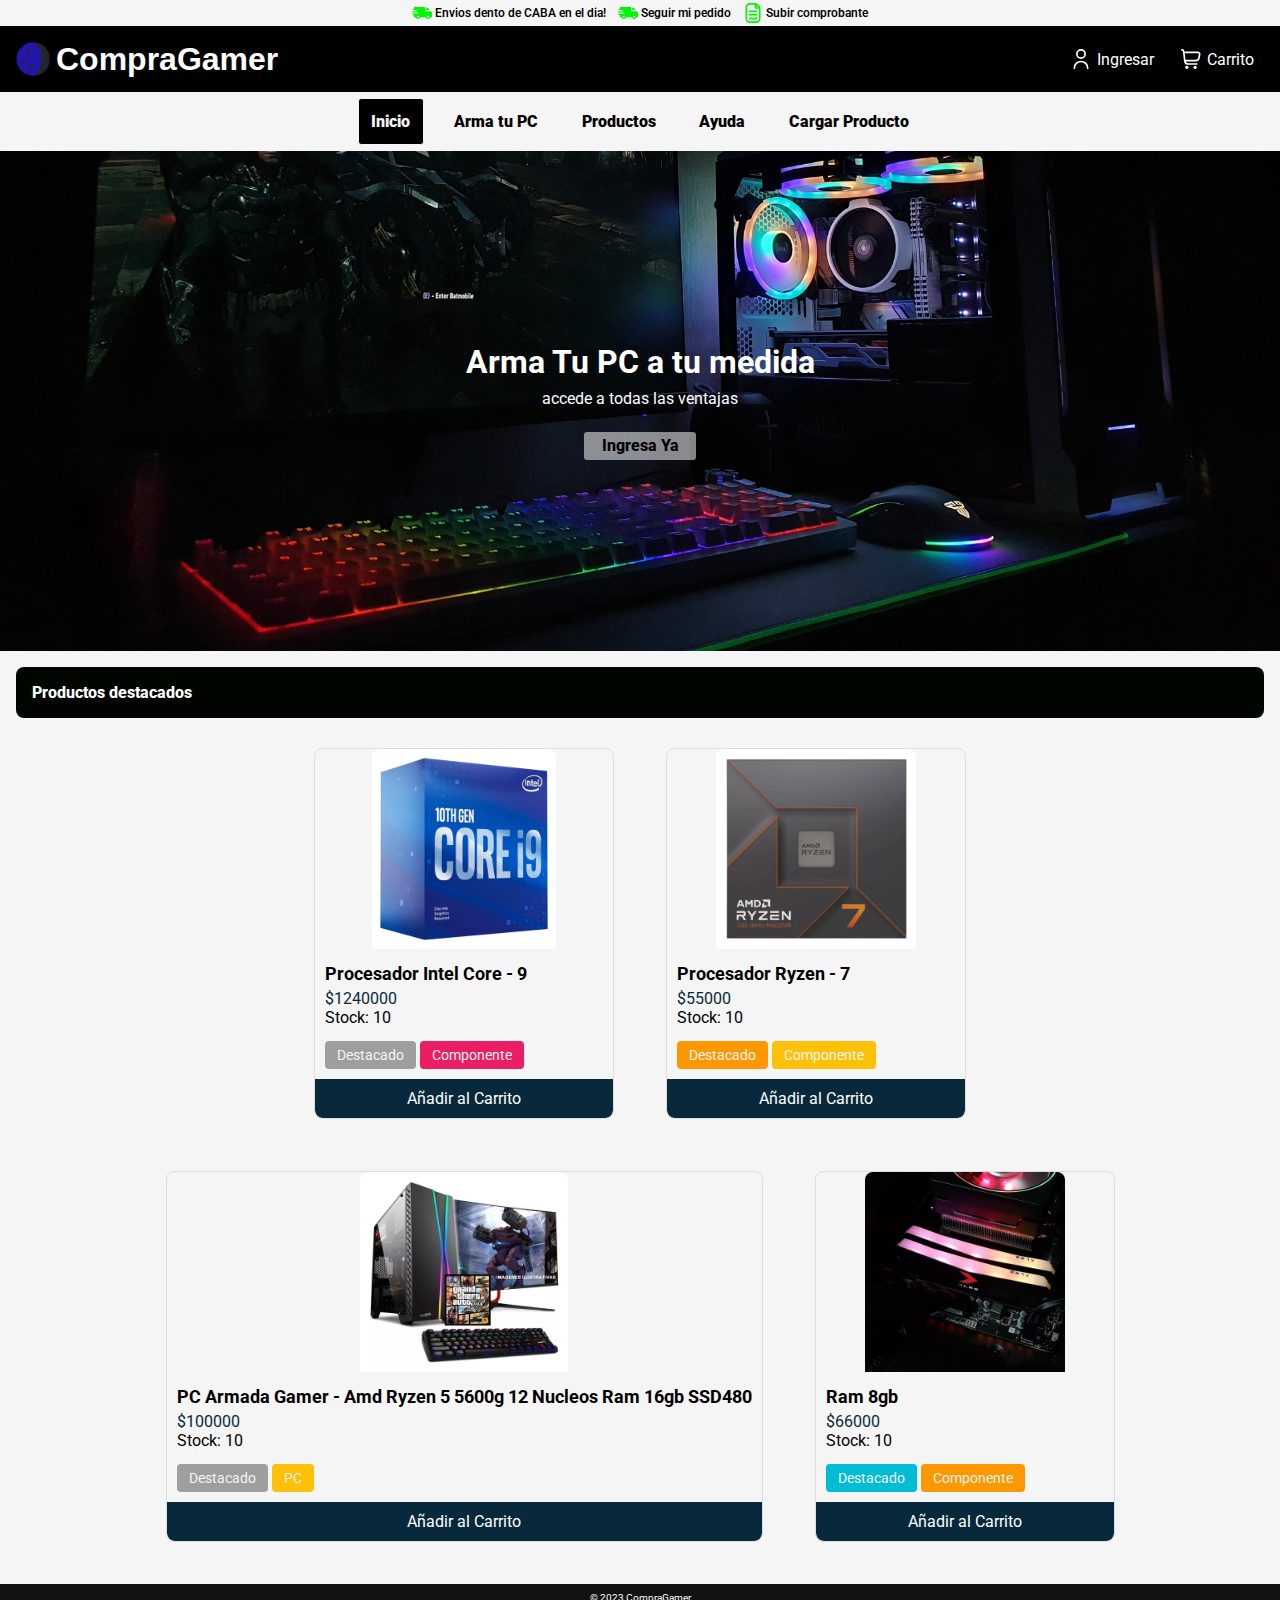
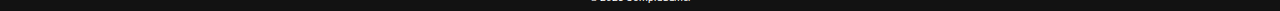
<file: index.html>
<!DOCTYPE html>
<html lang="es">
<head>
    <meta charset="UTF-8">
    <meta http-equiv="X-UA-Compatible" content="IE=edge">
    <meta name="viewport" content="width=device-width, initial-scale=1.0">

    <!-- FAVICON -->
    <link rel="icon" href="assets/iconos/icons8-luna-32.png" type="image/x-icon">

    <!-- Titulo de la pagina -->
    <title>CompraGamer</title>

    <!-- CSS -->
    <link rel="stylesheet" href="styles.css" />

    <!-- PRODUCTOS CSS -->
    <link rel="stylesheet" href="css/productos-page.css">

    <!-- CARRITO CSS -->
    <link rel="stylesheet" href="css/carrito.css">

</head>
<body>
    
    <!-- Header de la pagina -->
    <header class="header">
        <ul class="banner-top">
            <li>
                <img class="icon" src="./assets/camion-icon.svg" alt=""> Envios dento de CABA en el dia!
            </li>
            <li><img class="icon" src="./assets/camion-icon.svg" alt="">Seguir mi pedido</li>
            <li><img class="icon" src="./assets/fichero-icon.svg" alt="">Subir comprobante</li>
        </ul>
        <div class="banner">
            <div id="banner-logo">
                <!--<img src="./assets/logo.svg" alt=""> -->
                <img src="./assets/iconos/icons8-luna-32.png" alt="">
                <h1 id="titulo-de-la-pagina">CompraGamer</h1>
            </div>
            <ul class="opciones-usuario">
                <li class="ingresar normal__banner"><img class="icon-banner" src="./assets/user-icon.svg" alt=""> <a class = "btn_iniciar_sesion">Ingresar</a> </li>
                <li class="ingresar user__banner hidden"><img class="icon-banner" src="./assets/user-icon.svg" alt=""><a class = "btn_cerrar_sesion">Cerrar Sesion</a><p id="id_usuario"></p></li>
                <li class="carrito" id="btn-carrito"><img class="icon-banner" src="./assets/carrito-icon.svg" alt=""><span>Carrito</span></li>
            </ul>
        </div>
        <nav class="banner-bottom">
            <ul>
                <li id="inicio-btn" class="actived" >Inicio</li>
                <li id="arma-tu-pc-btn">Arma tu PC</li>
                <li id="productos-btn">Productos</li>
                <li id="ayuda-btn">Ayuda</li>
                <li id="cargar-producto-btn">Cargar Producto</li>
            </ul>
        </nav>
    </header>

    <!-- Carrito -->
    <div class="contenedor-carrito hidden">
        <div id="cerrar-carrito">
            <p>X</p>
        </div>
        <div class="carrito__" id="carrito">
            <ul class="productos-en-carrito">
                <!-- Aqui se deberan cargar los productos al carrito -->
            </ul>
        </div>
        <div class="comprar-carrito">
            <p id="comprar-carrito-btn">Comprar</p>
        </div>
        <div id="mensaje-carrito-vacio" class="mensaje-vacio hidden">
            El carrito esta vacio
        </div>

    </div>

    <!-- Mensajes de confirmacion/avisos -->
    <div id="confirmacion" class="hidden"></div>

    <!-- Aqui se cargara la app -->
    <main id = "contenedor__principal">
        <!-- Bienvenida Section -->
        <div class="bienvenido-section">
            <div class="wrapper-bienvenida">
                <h1 class="titulo-bienvenida">Arma Tu PC a tu medida</h1>
                <p>accede a todas las ventajas</p>
                <a class="ingresa-ya-btn btn_iniciar_sesion">Ingresa Ya</a>
            </div>
        </div>
        <!-- Productos Destacados -->
        <div class="productos-destacados">
            <div class="titulo-productos-destacados">
                <p>Productos destacados</p>
            </div>

            <!-- Galeria de Productos -->
            <div class="galeria-productos">
                
            </div>
        </div>
    </main>

    <!-- Footer de la pagina -->
    <footer class="footer">
        <div class="footer-content">
          <p class="footer-text">© 2023 CompraGamer</p>
        </div>
    </footer>

    <!-- JS -->
    <script src="index.js" type="module"></script>

</body>
</html>
</file>
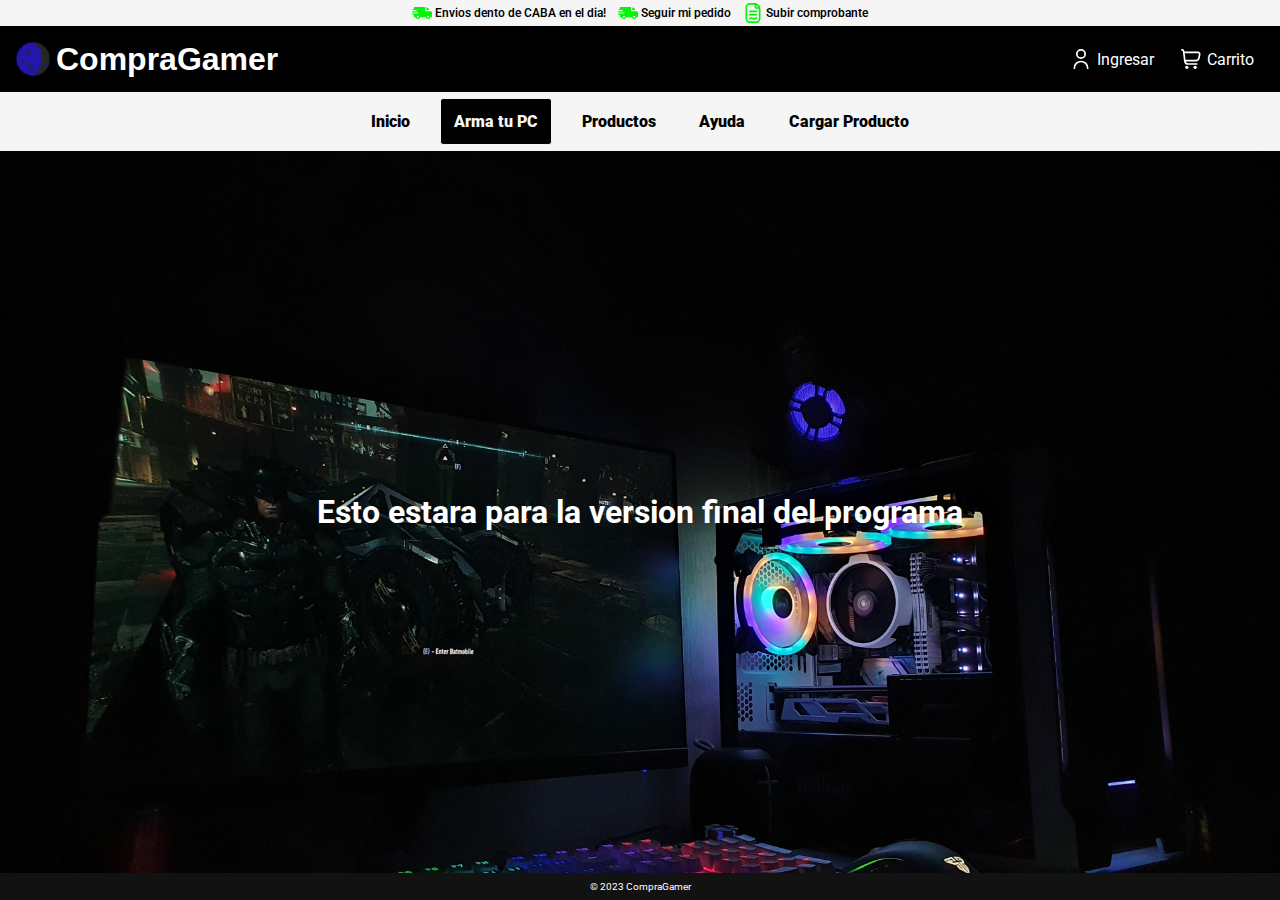
<file: armatupc.html>
<!DOCTYPE html>
<html lang="es">
<head>
    <meta charset="UTF-8">
    <meta http-equiv="X-UA-Compatible" content="IE=edge">
    <meta name="viewport" content="width=device-width, initial-scale=1.0">

    <!-- FAVICON -->
    <link rel="icon" href="assets/iconos/icons8-luna-32.png" type="image/x-icon">

    <!-- Titulo de la pagina -->
    <title>CompraGamer</title>

    <!-- CSS -->
    <link rel="stylesheet" href="styles.css" />

    <!-- PRODUCTOS CSS -->
    <link rel="stylesheet" href="css/productos-page.css">

    <!-- CARRITO CSS -->
    <link rel="stylesheet" href="css/carrito.css">

</head>
<body>
    
   <!-- Header de la pagina -->
   <header class="header">
    <ul class="banner-top">
        <li>
            <img class="icon" src="./assets/camion-icon.svg" alt=""> Envios dento de CABA en el dia!
        </li>
        <li><img class="icon" src="./assets/camion-icon.svg" alt="">Seguir mi pedido</li>
        <li><img class="icon" src="./assets/fichero-icon.svg" alt="">Subir comprobante</li>
    </ul>
    <div class="banner">
        <div id="banner-logo">
            <!--<img src="./assets/logo.svg" alt=""> -->
            <img src="./assets/iconos/icons8-luna-32.png" alt="">
            <h1 id="titulo-de-la-pagina">CompraGamer</h1>
        </div>
        <ul class="opciones-usuario">
            <li class="ingresar normal__banner"><img class="icon-banner" src="./assets/user-icon.svg" alt=""> <a class = "btn_iniciar_sesion">Ingresar</a> </li>
            <li class="ingresar user__banner hidden"><img class="icon-banner" src="./assets/user-icon.svg" alt=""><a class = "btn_cerrar_sesion">Cerrar Sesion</a><p id="id_usuario"></p></li>
            <li class="carrito" id="btn-carrito"><img class="icon-banner" src="./assets/carrito-icon.svg" alt=""><span>Carrito</span></li>
        </ul>
    </div>
    <nav class="banner-bottom">
        <ul>
            <li id="inicio-btn">Inicio</li>
            <li id="arma-tu-pc-btn"  class="actived">Arma tu PC</li>
            <li id="productos-btn">Productos</li>
            <li id="ayuda-btn">Ayuda</li>
            <li id="cargar-producto-btn">Cargar Producto</li>
        </ul>
    </nav>
</header>

    <!-- Carrito -->
    <div class="contenedor-carrito hidden">
        <div id="cerrar-carrito">
            <p>X</p>
        </div>
        <div class="carrito__" id="carrito">
            <ul class="productos-en-carrito">
                <!-- Aqui se deberan cargar los productos al carrito -->
            </ul>
        </div>
    </div>


    <!-- Mensajes de confirmacion/avisos -->
    <div id="confirmacion" class="hidden">Se realizo su compra Exitosamente!</div>

    <!-- Aqui se cargara la app -->
    <main id = "contenedor__principal">
        <div class="contenedor-arma-tu-pc">
                <h1>Esto estara para la version final del programa</h1>
        </div>
        <div class="arma-tu-pc-seccion">
        </div>
    </main>

    <!-- Footer de la pagina -->
    <footer class="footer">
        <div class="footer-content">
          <p class="footer-text">© 2023 CompraGamer</p>
        </div>
    </footer>

    <!-- JS -->
    <script src="index.js" type="module"></script>
    
</body>
</html>
</file>
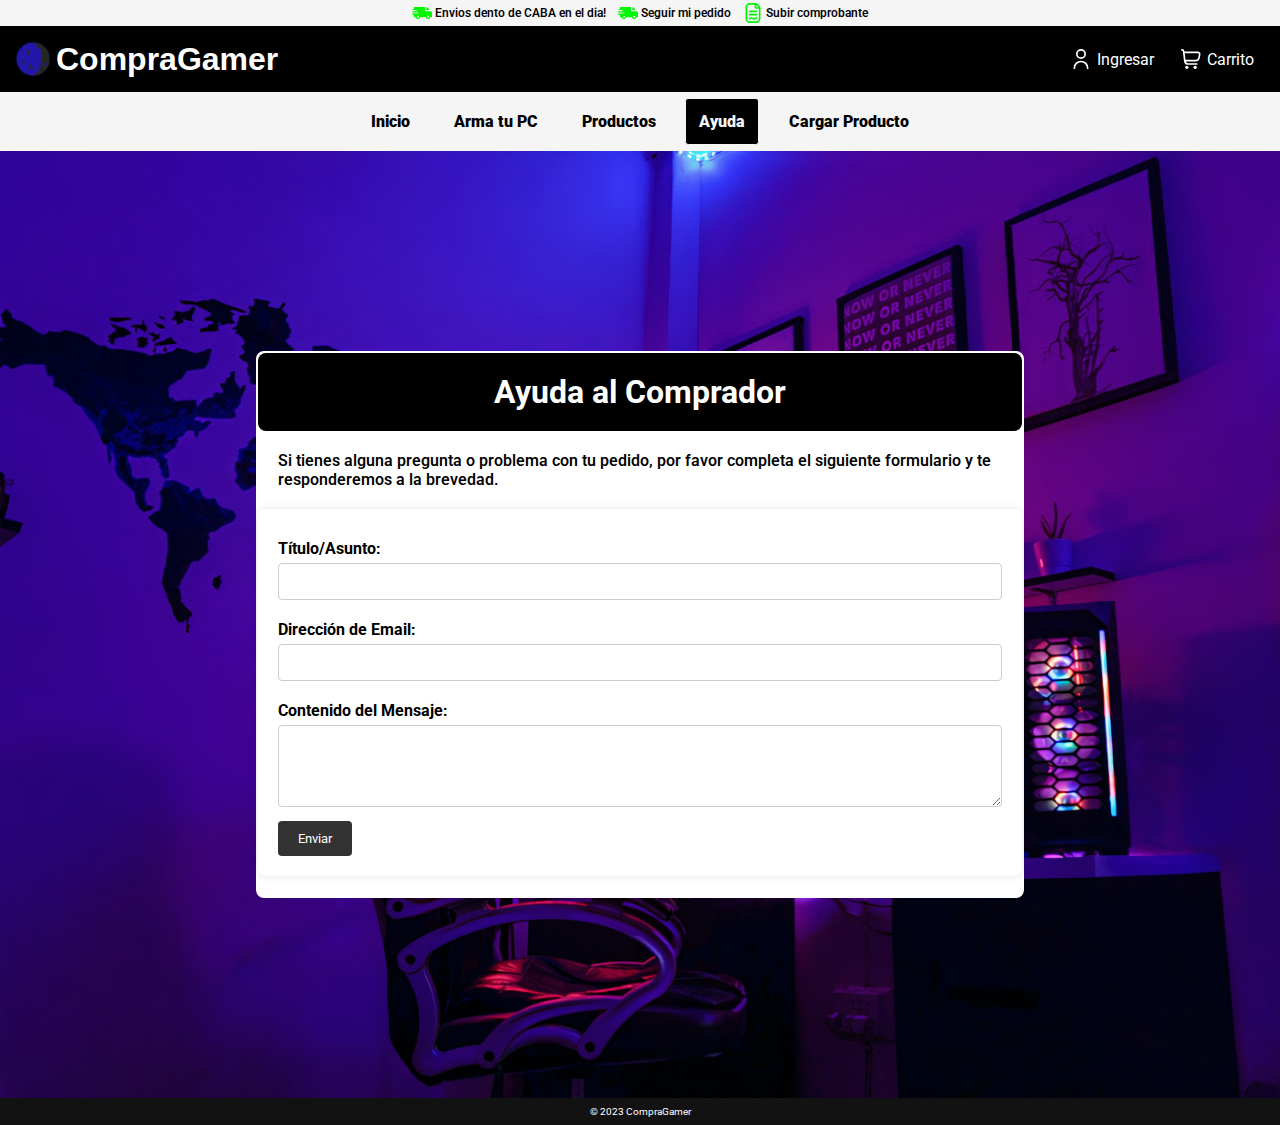
<file: ayuda.html>
<!DOCTYPE html>
<html lang="es">
<head>
    <meta charset="UTF-8">
    <meta http-equiv="X-UA-Compatible" content="IE=edge">
    <meta name="viewport" content="width=device-width, initial-scale=1.0">

    <!-- FAVICON -->
    <link rel="icon" href="assets/iconos/icons8-luna-32.png" type="image/x-icon">

    <!-- Titulo de la pagina -->
    <title>CompraGamer</title>

    <!-- CSS -->
    <link rel="stylesheet" href="styles.css" />

    <!-- PRODUCTOS CSS -->
    <link rel="stylesheet" href="css/productos-page.css">

    <!-- CARRITO CSS -->
    <link rel="stylesheet" href="css/carrito.css">

</head>
<body>
    
   <!-- Header de la pagina -->
   <header class="header">
    <ul class="banner-top">
        <li>
            <img class="icon" src="./assets/camion-icon.svg" alt=""> Envios dento de CABA en el dia!
        </li>
        <li><img class="icon" src="./assets/camion-icon.svg" alt="">Seguir mi pedido</li>
        <li><img class="icon" src="./assets/fichero-icon.svg" alt="">Subir comprobante</li>
    </ul>
    <div class="banner">
        <div id="banner-logo">
            <!--<img src="./assets/logo.svg" alt=""> -->
            <img src="./assets/iconos/icons8-luna-32.png" alt="">
            <h1 id="titulo-de-la-pagina">CompraGamer</h1>
        </div>
        <ul class="opciones-usuario">
            <li class="ingresar normal__banner"><img class="icon-banner" src="./assets/user-icon.svg" alt=""> <a class = "btn_iniciar_sesion">Ingresar</a> </li>
            <li class="ingresar user__banner hidden"><img class="icon-banner" src="./assets/user-icon.svg" alt=""><a class = "btn_cerrar_sesion">Cerrar Sesion</a><p id="id_usuario"></p></li>
            <li class="carrito" id="btn-carrito"><img class="icon-banner" src="./assets/carrito-icon.svg" alt=""><span>Carrito</span></li>
        </ul>
    </div>
    <nav class="banner-bottom">
        <ul>
            <li id="inicio-btn">Inicio</li>
            <li id="arma-tu-pc-btn">Arma tu PC</li>
            <li id="productos-btn">Productos</li>
            <li id="ayuda-btn"  class="actived">Ayuda</li>
            <li id="cargar-producto-btn">Cargar Producto</li>
        </ul>
    </nav>
</header>


    <!-- Carrito -->
    <div class="contenedor-carrito hidden">
        <div id="cerrar-carrito">
            <p>X</p>
        </div>
        <div class="carrito__" id="carrito">
            <ul class="productos-en-carrito">
                <!-- Aqui se deberan cargar los productos al carrito -->
            </ul>
        </div>
    </div>


    <!-- Mensajes de confirmacion/avisos -->
    <div id="confirmacion" class="hidden">Se realizo su compra Exitosamente!</div>


    <!-- Aqui se cargara la app -->
    <main id = "contenedor__principal">
        <div class="wrapper-ayuda">
            <div class="contenedor-ayuda">
                <h1 id="titulo-ayuda">Ayuda al Comprador</h1>
                <p class="mensaje-ayuda">Si tienes alguna pregunta o problema con tu pedido, por favor completa el siguiente formulario y te responderemos a la brevedad.</p>
                
                <form id="consultaForm" class="comprador-form">
                    <label for="titulo">Título/Asunto:</label>
                    <input type="text" id="titulo" name="titulo" required>
                    
                    <label for="email">Dirección de Email:</label>
                    <input type="email" id="email" name="email" required>
                    
                    <label for="mensaje">Contenido del Mensaje:</label>
                    <textarea id="mensaje" name="mensaje" rows="4" required></textarea>
                    
                    <input type="submit" value="Enviar">
                </form>
                
                <div id="resultado"></div>
            </div>
        </div>
    </main>

    <!-- Footer de la pagina -->
    <footer class="footer">
        <div class="footer-content">
          <p class="footer-text">© 2023 CompraGamer</p>
        </div>
    </footer>

    <!-- JS -->
    <script src="index.js" type="module"></script>
    
</body>
</html>
</file>
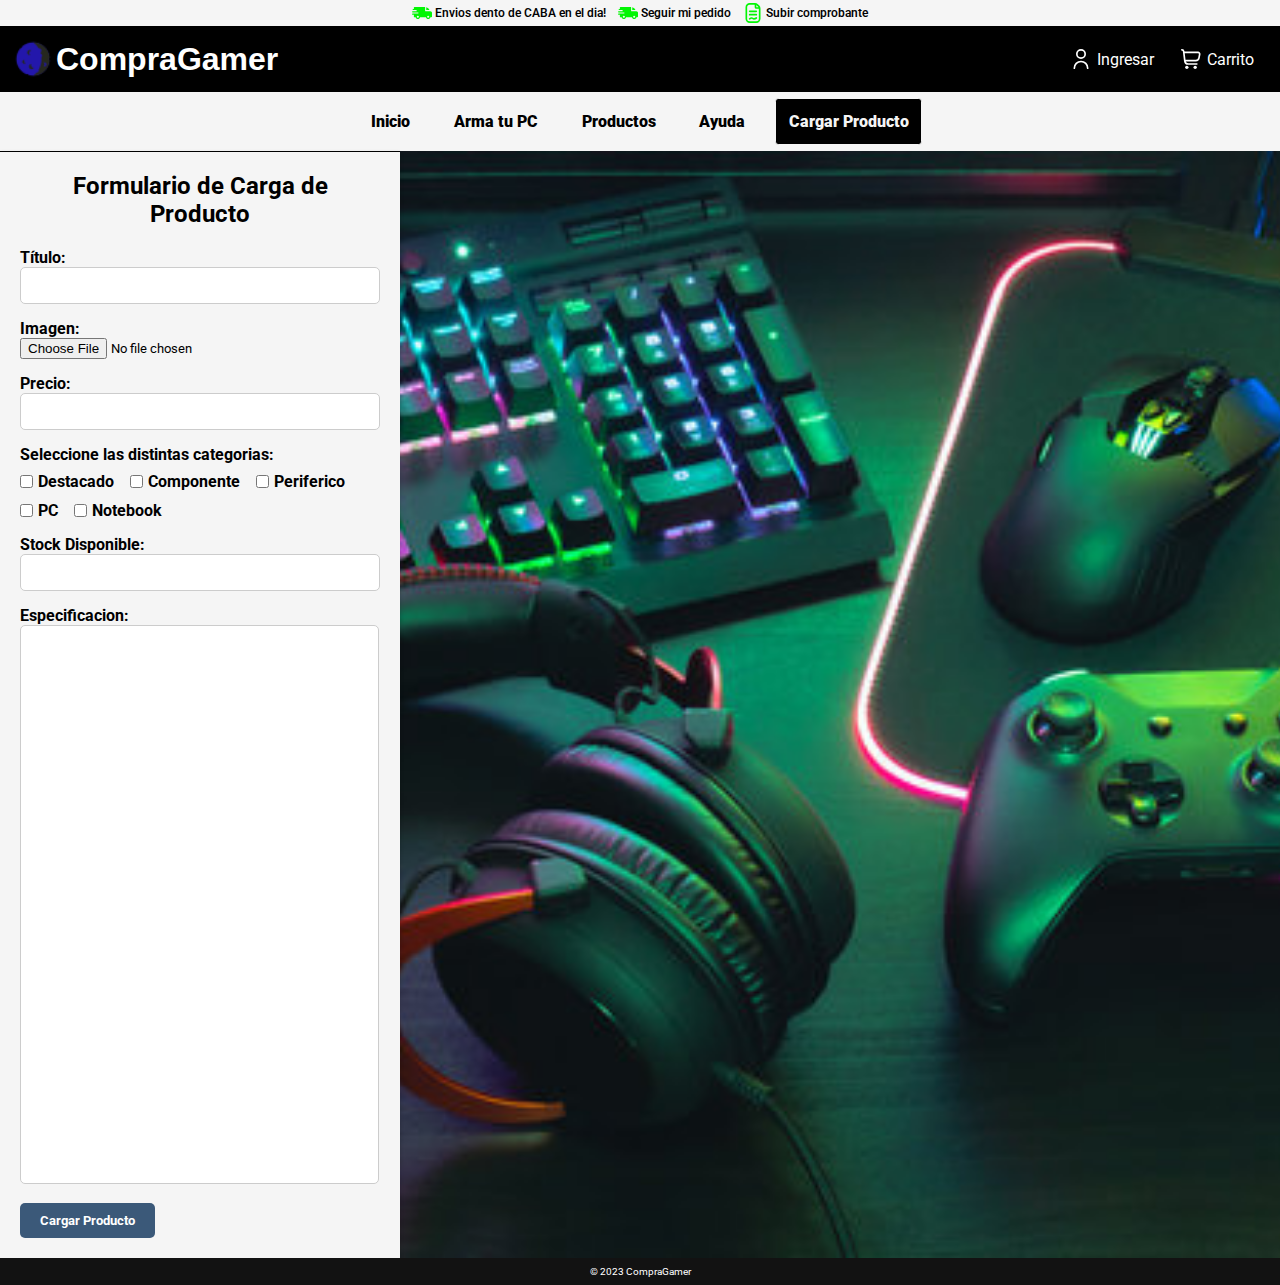
<file: cargarProducto.html>
<!DOCTYPE html>
<html lang="es">
<head>
    <meta charset="UTF-8">
    <meta http-equiv="X-UA-Compatible" content="IE=edge">
    <meta name="viewport" content="width=device-width, initial-scale=1.0">

    <!-- FAVICON -->
    <link rel="icon" href="assets/iconos/icons8-luna-32.png" type="image/x-icon">

    <!-- Titulo de la pagina -->
    <title>CompraGamer</title>

    <!-- CSS -->
    <link rel="stylesheet" href="styles.css" />

    <!-- PRODUCTOS CSS -->
    <link rel="stylesheet" href="css/productos-page.css">

    <!-- CARGAR PRODUCTO -->
    <link rel="stylesheet" href="css/cargar-producto.css">

    <!-- CARRITO CSS -->
    <link rel="stylesheet" href="css/carrito.css">
    <script src="js/carrito.js" type="module"></script>

</head>
<body>    
   <!-- Header de la pagina -->
   <header class="header">
    <ul class="banner-top">
        <li>
            <img class="icon" src="./assets/camion-icon.svg" alt=""> Envios dento de CABA en el dia!
        </li>
        <li><img class="icon" src="./assets/camion-icon.svg" alt="">Seguir mi pedido</li>
        <li><img class="icon" src="./assets/fichero-icon.svg" alt="">Subir comprobante</li>
    </ul>
    <div class="banner">
        <div id="banner-logo">
            <!--<img src="./assets/logo.svg" alt=""> -->
            <img src="./assets/iconos/icons8-luna-32.png" alt="">
            <h1 id="titulo-de-la-pagina">CompraGamer</h1>
        </div>
        <ul class="opciones-usuario">
            <li class="ingresar normal__banner"><img class="icon-banner" src="./assets/user-icon.svg" alt=""> <a class = "btn_iniciar_sesion">Ingresar</a> </li>
            <li class="ingresar user__banner hidden"><img class="icon-banner" src="./assets/user-icon.svg" alt=""><a class = "btn_cerrar_sesion">Cerrar Sesion</a><p id="id_usuario"></p></li>
            <li class="carrito" id="btn-carrito"><img class="icon-banner" src="./assets/carrito-icon.svg" alt=""><span>Carrito</span></li>
        </ul>
    </div>
    <nav class="banner-bottom">
        <ul>
            <li id="inicio-btn" >Inicio</li>
            <li id="arma-tu-pc-btn">Arma tu PC</li>
            <li id="productos-btn">Productos</li>
            <li id="ayuda-btn">Ayuda</li>
            <li id="cargar-producto-btn"  class="actived">Cargar Producto</li>
        </ul>
    </nav>
</header>


    <!-- Carrito -->
    <div class="contenedor-carrito hidden">
        <div id="cerrar-carrito">
            <p>X</p>
        </div>
        <div class="carrito__" id="carrito">
            <ul class="productos-en-carrito">
                <!-- Aqui se deberan cargar los productos al carrito -->
            </ul>
        </div>
    </div>

    <!-- Mensajes de confirmacion/avisos -->
    <div id="confirmacion" class="hidden"></div>


    <!-- Aqui se cargara la app -->
    <main id = "contenedor__principal">
        <div class="wrapper-cargar-producto">
            <div class="contenedor-cargar-producto">
                <h1>Formulario de Carga de Producto</h1>
                <form id="producto-form">
                    <div class="contenedor-input">
                        <label for="titulo">Título: </label>
                        <input type="text" id="titulo" name="titulo" >
                    </div>
    
                    <div class="contenedor-input">
                        <label for="imagen">Imagen:</label>
                        <input type="file" id="imagen" name="imagen" accept="image/*" >
                    </div>
    
                    <div class="contenedor-input">
                        <label for="precio">Precio:</label>
                        <input type="number" id="precio" name="precio" step="0.01" >
                    </div>
    
                    <div class="contenedor-input">
                        <label for="categoria">Seleccione las distintas categorias: </label>
                        <ul id="categoria-list" class="">
                            <!-- AQUI SE CARGARAN TODAS LAS CATEGORIAS POSIBLES -->
                        </ul>
                    </div>
                    
                    <div class="contenedor-input">
                        <label for="stock">Stock Disponible:</label>
                        <input type="number" id="stock" name="stock" >
                    </div>

                    <div class="contenedor-input">
                        <label for="descripcion">Especificacion:</label>
                        <textarea id="descripcion" name="descripcion" ></textarea>    
                    </div>
    
                    <button id="cargar-datos-btn" type="submit">Cargar Producto</button>
                </form>
            </div>
            <div class="contenedor-producto-creado hidden">
                <div class="mensaje">
                    <h2>Aqui tienes una muestra de como quedaria el producto creado:</h2>
                </div>
                <div class="producto-creado">
    
                </div>
            </div>
        </div>

    </main>

    <!-- Footer de la pagina -->
    <footer class="footer">
        <div class="footer-content">
          <p class="footer-text">© 2023 CompraGamer</p>
        </div>
    </footer>

    <!-- JS -->
    <script src="index.js" type="module"></script>
    <script src="./js/formulario-crear-producto.js" type="module"></script>
</body>
</html>
</file>
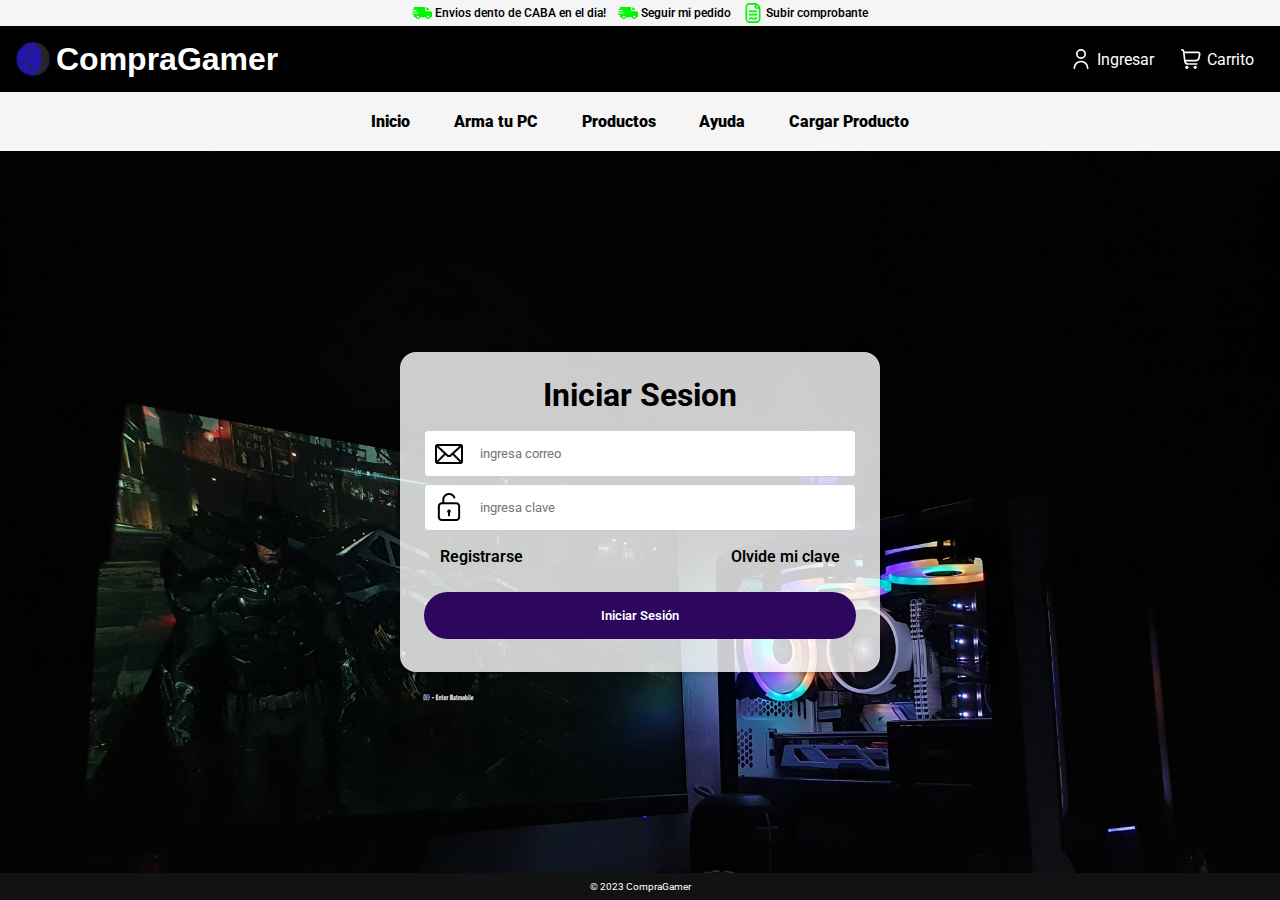
<file: login.html>
<!DOCTYPE html>
<html lang="es">
<head>
    <meta charset="UTF-8">
    <meta http-equiv="X-UA-Compatible" content="IE=edge">
    <meta name="viewport" content="width=device-width, initial-scale=1.0">

    <!-- FAVICON -->
    <link rel="icon" href="assets/iconos/icons8-luna-32.png" type="image/x-icon">

    <!-- Titulo de la pagina -->
    <title>CompraGamer</title>

    <!-- CSS -->
    <link rel="stylesheet" href="styles.css" />

    <!-- PRODUCTOS CSS -->
    <link rel="stylesheet" href="css/productos-page.css">

    <!-- CSS LOGIN -->
    <link rel="stylesheet" href="css/login.css">

    <!-- CARRITO CSS -->
    <link rel="stylesheet" href="css/carrito.css">

</head>
<body>
    
   <!-- Header de la pagina -->
   <header class="header">
    <ul class="banner-top">
        <li>
            <img class="icon" src="./assets/camion-icon.svg" alt=""> Envios dento de CABA en el dia!
        </li>
        <li><img class="icon" src="./assets/camion-icon.svg" alt="">Seguir mi pedido</li>
        <li><img class="icon" src="./assets/fichero-icon.svg" alt="">Subir comprobante</li>
    </ul>
    <div class="banner">
        <div id="banner-logo">
            <!--<img src="./assets/logo.svg" alt=""> -->
            <img src="./assets/iconos/icons8-luna-32.png" alt="">
            <h1 id="titulo-de-la-pagina">CompraGamer</h1>
        </div>
        <ul class="opciones-usuario">
            <li class="ingresar normal__banner"><img class="icon-banner" src="./assets/user-icon.svg" alt=""> <a class = "btn_iniciar_sesion">Ingresar</a> </li>
            <li class="ingresar user__banner hidden"><img class="icon-banner" src="./assets/user-icon.svg" alt=""><a class = "btn_cerrar_sesion">Cerrar Sesion</a><p id="id_usuario"></p></li>
            <li class="carrito" id="btn-carrito"><img class="icon-banner" src="./assets/carrito-icon.svg" alt=""><span>Carrito</span></li>
        </ul>
    </div>
    <nav class="banner-bottom">
        <ul>
            <li id="inicio-btn">Inicio</li>
            <li id="arma-tu-pc-btn">Arma tu PC</li>
            <li id="productos-btn">Productos</li>
            <li id="ayuda-btn">Ayuda</li>
            <li id="cargar-producto-btn">Cargar Producto</li>
        </ul>
    </nav>
</header>

    <!-- Carrito -->
    <div class="contenedor-carrito hidden">
        <div id="cerrar-carrito">
            <p>X</p>
        </div>
        <div class="carrito__" id="carrito">
            <ul class="productos-en-carrito">
                <!-- AQUI SE AÑADIRAN LOS PRODUCTOS AL CARRITO-->
            </ul>
        </div>
        <div class="comprar-carrito">
            <h2 id="comprar-carrito-btn" class="hidden">Comprar</h2>
        </div>
        <div id="mensaje-carrito-vacio" class="mensaje-vacio">
            Tu carrito está vacío
        </div>
    </div>

    <!-- Aqui se cargara la app -->
    <main id = "contenedor__principal">
        <div class="contenedor-login">
            <div class="container">
              <form class="login-form">
                <h1>Iniciar Sesion</h1>
                <div class="contenedor">
                  <div id="overlay-error" class="hidden">
                    <!--AQUI IRA EL MENSAJE DE ERROR CORRESPONDIENTE-->
                  </div>
                  <div class="login-iniciar">
                      <img src="assets/iconos/correo-icon.png" class="login-icon" alt="">
                      <input
                        type="email"
                        id="email"
                        name="email"
                        placeholder="ingresa correo"
                        required
                      />
                    </div>
      
                    <div class="login-contrasenia">
                      <img src="assets/iconos/contrasenia-icon.png" class="login-icon" alt="">
                      <input
                        type="password"
                        id="password"
                        name="password"
                        placeholder="ingresa clave"
                        required
                      />
                    </div>
                </div>
      
                <div class="opciones-login">
                  <p class="registrarme">
                      Registrarse
                  </p>
                  <p class="olvido-contrasenia">
                      Olvide mi clave
                  </p>
                </div>
      
                <button type="submit" class="iniciar-sesion-btn-form">Iniciar Sesión</button>
                
              </form>
            </div> 
          </div>
        
    </main>

    <!-- Footer de la pagina -->
    <footer class="footer">
        <div class="footer-content">
          <p class="footer-text">© 2023 CompraGamer</p>
        </div>
    </footer>

    <!-- JS -->
    <script src="index.js" type="module"></script>

</body>
</html>
</file>
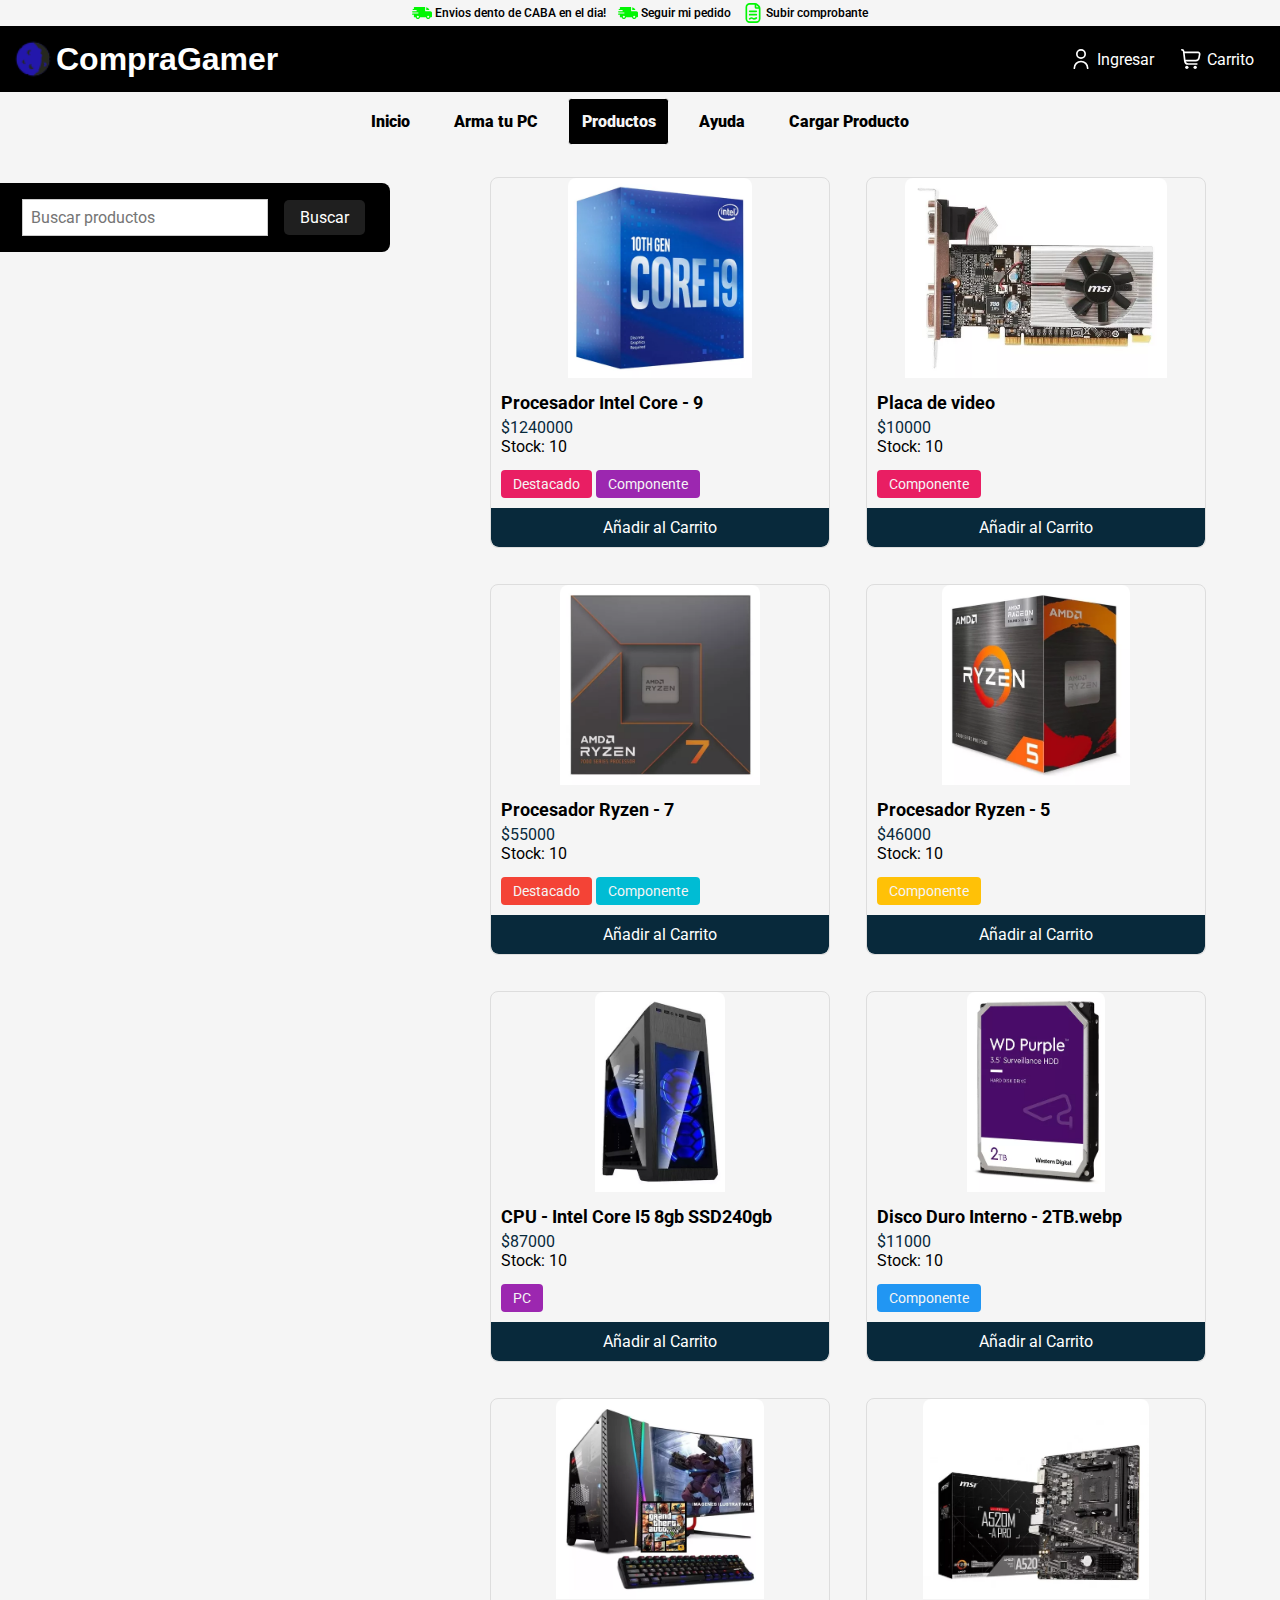
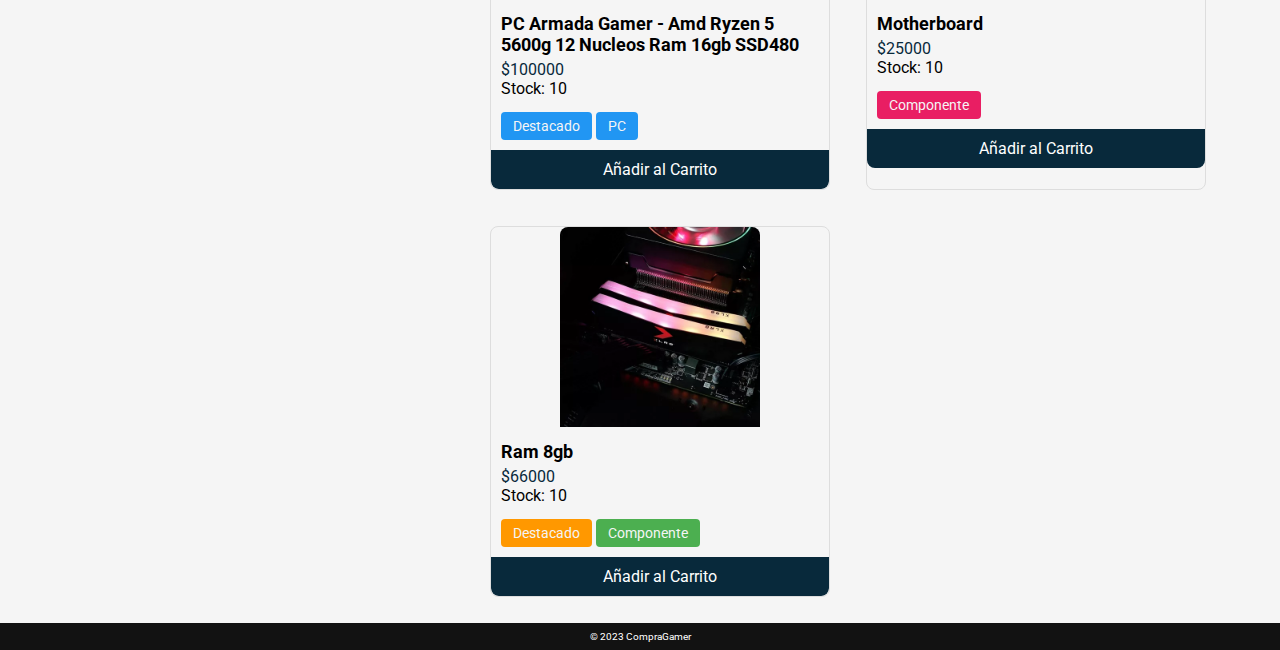
<file: productos.html>
<!DOCTYPE html>
<html lang="es">
<head>
    <meta charset="UTF-8">
    <meta http-equiv="X-UA-Compatible" content="IE=edge">
    <meta name="viewport" content="width=device-width, initial-scale=1.0">

    <!-- FAVICON -->
    <link rel="icon" href="assets/iconos/icons8-luna-32.png" type="image/x-icon">

    <!-- Titulo de la pagina -->
    <title>CompraGamer</title>

    <!-- CSS -->
    <link rel="stylesheet" href="styles.css" />

    <!-- PRODUCTOS CSS -->
    <link rel="stylesheet" href="css/productos-page.css">

    <!-- CARRITO CSS -->
    <link rel="stylesheet" href="css/carrito.css">

</head>
<body>
    
   <!-- Header de la pagina -->
   <header class="header">
    <ul class="banner-top">
        <li>
            <img class="icon" src="./assets/camion-icon.svg" alt=""> Envios dento de CABA en el dia!
        </li>
        <li><img class="icon" src="./assets/camion-icon.svg" alt="">Seguir mi pedido</li>
        <li><img class="icon" src="./assets/fichero-icon.svg" alt="">Subir comprobante</li>
    </ul>
    <div class="banner">
        <div id="banner-logo">
            <!--<img src="./assets/logo.svg" alt=""> -->
            <img src="./assets/iconos/icons8-luna-32.png" alt="">
            <h1 id="titulo-de-la-pagina">CompraGamer</h1>
        </div>
        <ul class="opciones-usuario">
            <li class="ingresar normal__banner"><img class="icon-banner" src="./assets/user-icon.svg" alt=""> <a class = "btn_iniciar_sesion">Ingresar</a> </li>
            <li class="ingresar user__banner hidden"><img class="icon-banner" src="./assets/user-icon.svg" alt=""><a class = "btn_cerrar_sesion">Cerrar Sesion</a><p id="id_usuario"></p></li>
            <li class="carrito" id="btn-carrito"><img class="icon-banner" src="./assets/carrito-icon.svg" alt=""><span>Carrito</span></li>
        </ul>
    </div>
    <nav class="banner-bottom">
        <ul>
            <li id="inicio-btn">Inicio</li>
            <li id="arma-tu-pc-btn">Arma tu PC</li>
            <li id="productos-btn"  class="actived">Productos</li>
            <li id="ayuda-btn">Ayuda</li>
            <li id="cargar-producto-btn">Cargar Producto</li>
        </ul>
    </nav>
</header>


    <!-- Carrito -->
    <div class="contenedor-carrito hidden">
        <div id="cerrar-carrito">
            <p>X</p>
        </div>
        <div class="carrito__" id="carrito">
            <ul class="productos-en-carrito">
                <!-- Aqui se deberan cargar los productos al carrito -->
            </ul>
        </div>
        <div class="comprar-carrito">
            <p id="comprar-carrito-btn">Comprar</p>
        </div>
        <div id="mensaje-carrito-vacio" class="mensaje-vacio hidden">
            El carrito esta vacio
        </div>
    </div>

    <!-- Mensajes de confirmacion/avisos -->
    <div id="confirmacion" class="confirmacion hidden">Se realizo su compra Exitosamente!</div>

    <!-- Aqui se cargara la app -->
    <main id = "contenedor__principal">
    <!-- Productos -->
    <div class="productos-section">
        <div class="side-bar">
            <div class="contenedor-buscador">
                <input type="text" id="buscador" placeholder="Buscar productos" />
                <button id="buscar-btn">Buscar</button>
            </div>        
        </div>

        <div class="contenedor-productos">
            <div class="galeria-productos-section">
            <!-- Productos -->
            </div>
        </div>
    </div>
        
    </main>

    <!-- Footer de la pagina -->
    <footer class="footer">
        <div class="footer-content">
          <p class="footer-text">© 2023 CompraGamer</p>
        </div>
    </footer>

    <!-- JS -->
    <script src="index.js" type="module"></script>

</body>
</html>
</file>
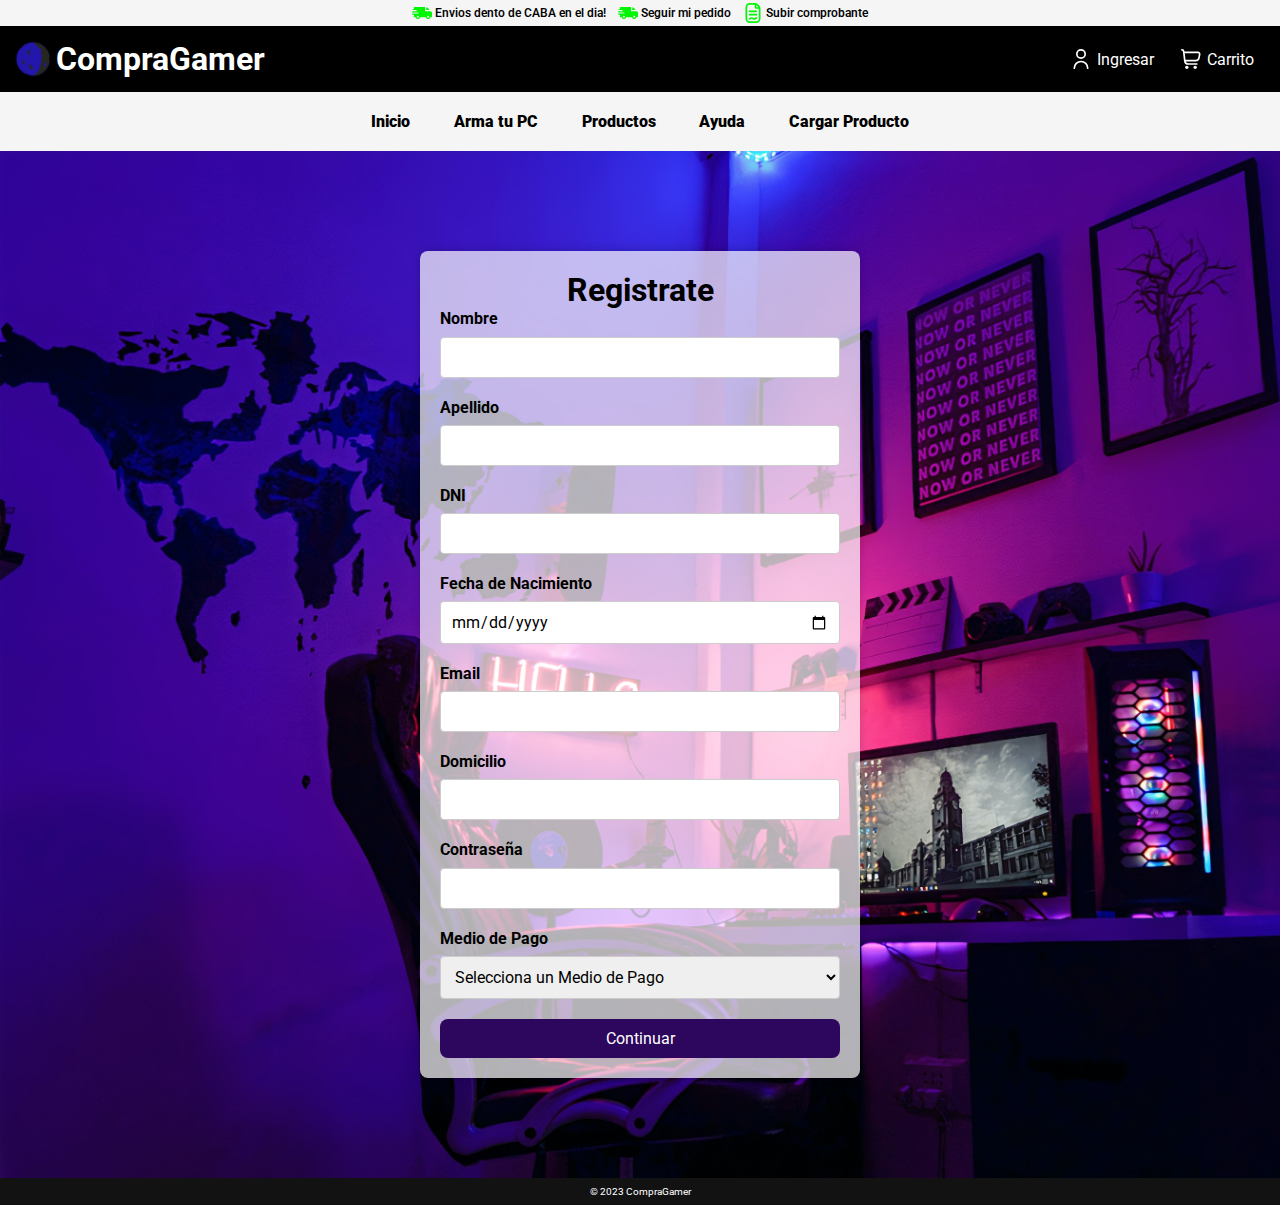
<file: registro.html>
<!DOCTYPE html>
<html lang="es">
  <head>
    <meta charset="UTF-8" />
    <meta http-equiv="X-UA-Compatible" content="IE=edge" />
    <meta name="viewport" content="width=device-width, initial-scale=1.0" />

    <!-- FAVICON -->
    <link
      rel="icon"
      href="assets/iconos/icons8-luna-32.png"
      type="image/x-icon"
    />

    <!-- nombre de la pagina -->
    <title>CompraGamer</title>

    <!-- CSS -->
    <link rel="stylesheet" href="styles.css" />

    <!-- CARRITO CSS -->
    <link rel="stylesheet" href="css/carrito.css" />

    <!-- REGISTRO CSS -->
    <link rel="stylesheet" href="css/registro-usuario.css" />
  </head>
  <body>
    <!-- Header de la pagina -->
    <header class="header">
      <ul class="banner-top">
        <li>
          <img class="icon" src="./assets/camion-icon.svg" alt="" /> Envios
          dento de CABA en el dia!
        </li>
        <li>
          <img class="icon" src="./assets/camion-icon.svg" alt="" />Seguir mi
          pedido
        </li>
        <li>
          <img class="icon" src="./assets/fichero-icon.svg" alt="" />Subir
          comprobante
        </li>
      </ul>
      <div class="banner">
        <div id="banner-logo">
          <!--<img src="./assets/logo.svg" alt=""> -->
          <img src="./assets/iconos/icons8-luna-32.png" alt="" />
          <h1 id="nombre-de-la-pagina">CompraGamer</h1>
        </div>
        <ul class="opciones-usuario">
          <li class="ingresar normal__banner">
            <img class="icon-banner" src="./assets/user-icon.svg" alt="" />
            <a class="btn_iniciar_sesion">Ingresar</a>
          </li>
          <li class="ingresar user__banner hidden">
            <img class="icon-banner" src="./assets/user-icon.svg" alt="" /><a
              class="btn_cerrar_sesion"
              >Cerrar Sesion</a
            >
            <p id="id_usuario"></p>
          </li>
          <li class="carrito" id="btn-carrito">
            <img
              class="icon-banner"
              src="./assets/carrito-icon.svg"
              alt=""
            /><span>Carrito</span>
          </li>
        </ul>
      </div>
      <nav class="banner-bottom">
        <ul>
          <li id="inicio-btn">Inicio</li>
          <li id="arma-tu-pc-btn">Arma tu PC</li>
          <li id="productos-btn">Productos</li>
          <li id="ayuda-btn">Ayuda</li>
          <li id="cargar-producto-btn">Cargar Producto</li>
        </ul>
      </nav>
    </header>

    <!-- Carrito -->
    <div class="contenedor-carrito hidden">
      <div id="cerrar-carrito">
        <p>X</p>
      </div>
      <div class="carrito__" id="carrito">
        <ul class="productos-en-carrito">
          <!-- Aqui se deberan cargar los productos al carrito -->
        </ul>
      </div>
    </div>

    <!-- Mensajes de confirmacion/avisos -->
    <div id="confirmacion" class="confirmacion hidden">
    </div>

    <!-- Aqui se cargara la app -->
    <main id="contenedor__principal">
    
     <div class="contenedor-registro">
        <div class="formulario-pago">
            <h1>Registrate</h1>
            <form id="formulario">
                <!-- Formulario de Registro -->
                <div class="campo">
                    <label for="nombre">Nombre</label>
                    <input type="text" id="nombre" name="nombre"/>
                </div>
                <div class="campo">
                    <label for="apellido">Apellido</label>
                    <input type="text" id="apellido" name="apellido"/>
                </div>
                <div class="campo">
                  <label for="dni">DNI</label>
                  <input type="number" id="dni" name="dni"/>
              </div>
                <div class="campo">
                    <label for="fechaNacimiento">Fecha de Nacimiento</label>
                    <input
                    type="date"
                    id="fechaNacimiento"
                    name="fechaNacimiento"
                    
                    />
                </div>
                <div class="campo">
                    <label for="email">Email</label>
                    <input type="email" id="email" name="email"  />
                </div>
                <div class="campo">
                  <label for="domicilio">Domicilio</label>
                  <input type="domicilio" id="domicilio" name="domicilio"  />
              </div>
                <div class="campo">
                    <label for="password">Contraseña</label>
                    <input type="text" id="password" name="password"  />
                </div>
                <div class="campo">
                    <label for="medioPago">Medio de Pago</label>
                    <select id="medioPago" name="medioPago" >
                    <option value="" disabled selected>
                        Selecciona un Medio de Pago
                    </option>
                    <option value="mercadoPago">Mercado Pago</option>
                    <option value="tarjeta">Tarjeta de Crédito/Débito</option>
                    <option value="cuentaBancaria">Cuenta Bancaria</option>
                    </select>
                </div>
    
                <!-- Las opciones si elige mercado pago -->
                <div id="datosMercadoPago" class="hidden">
                    <div class="campo">
                        <label for="emailMercadoPago">Alias</label>
                        <input
                            type="text"
                            id="alias"
                            name="alias"
                            
                        />
                    </div>
                    <div class="campo">
                        <label for="emailMercadoPago">CVU</label>
                        <input
                            type="number"
                            id="cvu"
                            name="cvu"
                            
                        />
                    </div>
                </div>
    
                <!-- Aca estan las opciones si elige tarjeta -->
                <div id="datosTarjeta" class="hidden">
                    <div class="campo">
                    <label for="numeroTarjeta">Número de Tarjeta</label>
                    <input
                        type="number"
                        id="numeroTarjeta"
                        name="numeroTarjeta"
                        
                    />
                    </div>
                    <div class="campo">
                    <label for="codigoSeguridad">Código de Seguridad</label>
                    <input
                        type="number"
                        id="codigoSeguridad"
                        name="codigoSeguridad"
                        
                    />
                    </div>
                    <div class="campo">
                    <label for="fechaVencimiento">Fecha de Vencimiento</label>
                    <input
                        type="date"
                        id="fechaVencimiento"
                        name="fechaVencimiento"
                        
                    />
                    </div>
                </div>
    
                <!-- Aca estan las opciones si elige cuenta bancaria -->
                <div id="datosCuentaBancaria" class="hidden">
                    <div class="campo">
                    <label for="cbu">CBU</label>
                    <input
                        type="number"
                        id="cbu"
                        name="cbu"
                        
                    />
                    </div>
                    <div class="campo">
                        <label for="numeroCliente">Número de Cliente</label>
                        <input
                            type="number"
                            id="numeroCliente"
                            name="numeroCliente"
                            
                        />
                        </div>
                </div>
    
              <button type="submit">Continuar</button>
            </form>
          </div>
     </div>
    </main>

    <!-- Footer de la pagina -->
    <footer class="footer">
      <div class="footer-content">
        <p class="footer-text">© 2023 CompraGamer</p>
      </div>
    </footer>
    <!-- JS -->
    <script src="index.js" type="module"></script>
    <script src="./js/formulario-registro.js" type="module"></script>
  </body>
</html>
</file>
<file: styles.css>
/*** Imports Fonts ***/

@import url('https://fonts.googleapis.com/css2?family=Roboto:wght@400;500&display=swap');

/****** Config Inicial *******/

:root {
    /** Colores **/
    --cls-bg-1: black;
    --cls-bg-2: rgb(18, 204, 164);
    --cls-bg-3: #F5F5F5;
    --cls-texto: rgb(255, 255, 255);

    --cls-white: white;

    /** Tamanios **/
    --tm-icon: 20px;
    --tm-logo: 200px;
}

* {
    margin: 0;
    padding: 0;
    box-sizing: border-box;

    font-family: 'Roboto', sans-serif;
}

a,
a:active,
a:visited {
    color: var(--cls-texto);
    text-decoration: none;
}

ul {
    text-decoration: none;
    list-style: none;
}

body {
    width: 100%;
    min-height: 100vh;
    /*background-color: rgb(18, 204, 164);*/
    background-color: var(--cls-bg-3);

    display: flex;
    flex-direction: column;
}

/********* HEADER ***********/
.icon {
    width: var(--tm-icon);
}

#banner-logo {
    /** width: var(--tm-logo); **/

    display: flex;
    justify-content: center;
    align-items: center;
    gap: 0.2rem;
}

#banner-logo img {
    width: 40px;
    height: 40px;
}

.icon-banner {
    width: 20px;
}

.banner-top {
    background-color: var(--cls-bg-3);
    color: black;
    font-weight: 550;
    font-size: 0.75rem;
    width: 100%;
    display: flex;
    align-items: center;
    justify-content: center;
    gap: 0.75rem;
    padding: 0.2rem 0.3rem;
}

.banner-top li {
    display: flex;
    justify-content: center;
    align-items: center;
    gap: 0.2rem;
    cursor: pointer;
}

.banner {
    display: flex;
    flex-direction: row;
    justify-content: space-between;
    align-items: center;
    width: 100%;
    background-color: var(--cls-bg-1);
    color: var(--cls-white);
    padding: 0.8rem;
}

.banner .opciones-usuario {
    display: flex;
    flex-direction: row;
    justify-content: center;
    align-items: center;
    gap: 0.8rem;
}

.banner .opciones-usuario li {
    display: flex;
    flex-direction: row;
    justify-content: center;
    align-items: center;
    gap: 0.4rem;
}

.ingresar,
.carrito {
    cursor: pointer;
}

.ingresar:hover,
.carrito:hover {
    font-size: 18px;
}

.carrito {
    width: 100px;
}

.banner-bottom {
    width: 100%;
    background-color: var(--cls-bg-3);
    color: black;
    font-weight: 900;
    padding: 0.4rem;
}

.banner-bottom ul {
    display: flex;
    flex-direction: row;
    justify-content: center;
    align-items: center;
    gap: 1rem;
}

.banner-bottom ul li {
    border: solid 1px var(--cls-bg-3);
    padding: 0.8rem;
    display: flex;
    justify-content: center;
    align-items: center;

    border-radius: 0.2rem;
}

.banner-bottom ul li:hover {
    background-color: black;
    color: white;
    cursor: pointer;
}

.actived {
    background-color: var(--cls-bg-1);
    color: var(--cls-bg-3);
}

#titulo-de-la-pagina {
    font-family: Verdana, Geneva, Tahoma, sans-serif;
    font-weight: bold;
}

/*** Main ****/

#contenedor__principal {
    display: flex;
    flex-direction: column;
    flex-grow: 1;
}

/** Productos Destacados Section **/

.productos-destacados {
    min-height: 300px;
    padding: 1rem 1rem;

    display: flex;
    flex-direction: column;
}

.productos-destacados .titulo-productos-destacados {
    padding: 1rem;
    background-color: rgba(0, 5, 0, 1);
    font-weight: 800;

    color: white;
    border-radius: 0.5rem;
}

.productos-destacados .galeria-productos {
    padding: 1rem;
    min-height: 200px;
    display: flex;
    flex-wrap: wrap;
    gap: 2rem;
    align-items: center;
    justify-content: center;

    margin-top: 0.2rem;
    border-radius: 0.2rem;
}

.producto {
    display: flex;
    flex-direction: column;
    border: 1px solid #ddd;
    border-radius: 8px;
    overflow: hidden;
    margin: 10px;
    min-width: 300px;
    max-width: 600px;
}

.producto-imagen {
    text-align: center;
}

.producto-imagen img {
    max-width: 100%;
    max-height: 200px;
    border-radius: 8px 8px 0 0;
}

.detalle-producto {
    padding: 10px;
}

.titulo-producto {
    font-size: 18px;
    font-weight: bold;
    margin: 0;
}

.precio {
    font-size: 16px;
    color: #08293b;
    margin-top: 5px;
}

/* Estilos para el botón "Añadir al Carrito" */
.comprar {
    background-color: #08293b;
    color: #fff;
    text-align: center;
    padding: 10px;
    cursor: pointer;
    border: none;
    border-radius: 0 0 8px 8px;
    transition: background-color 0.3s;
}

.comprar:hover {
    background-color: #005180;
}

/* Estilos para las etiquetas de categoría (badges) */
.badge {
    display: inline-block;
    padding: 6px 12px;
    background-color: #000000;
    color: #F5F5F5;
    font-size: 14px;
    margin: 4px 4px 0 0;
    border-radius: 4px;
}

/* Estilos adicionales para el contenedor de categorías */
.categorias {
    margin-top: 10px;
}

/** Bienvenida Section **/

.bienvenido-section {
    min-height: 500px;
    display: flex;
    flex-direction: column;
    justify-content: center;
    align-items: center;

    color: white;

    background-image: url("assets/fondos/fondo-bienvenida.jpg");
    background-repeat: no-repeat;
    background-size: cover;

    background-attachment: fixed;
    background-position-y: -300px;
}

.wrapper-bienvenida {
    display: flex;
    flex-direction: column;
    justify-content: center;
    align-items: center;

    gap: 0.5rem;
}

.wrapper-bienvenida a {
    background: rgba(255, 255, 255, 0.521);
    color: black;
    font-weight: 800;
    width: 7rem;
    padding: 0.3rem;
    display: flex;
    justify-content: center;
    border-radius: 0.2rem;

    transition: all 0.2s ease-in;
}

.wrapper-bienvenida a:hover {
    background-color: white;
}

.wrapper-bienvenida .ingresa-ya-btn {
    margin-top: 1rem;
}

.btn_iniciar_sesion{
    cursor: pointer;
}


/** Footer **/

.footer {
    background-color: #121212;
    /* Fondo oscuro */
    color: #FFFFFF;
    /* Color de fuente principal verde */
    text-align: center;
    padding: 0.5rem 0;
}

.footer-content {
    display: flex;
    flex-direction: column;
    align-items: center;
}

.footer-text {
    font-size: 10px;
}

@media screen and (max-width: 700px) {

    .productos-destacados .galeria-productos {
        display: grid;
        grid-template-columns: repeat(1, 1fr);
        /* 4 columnas en el ejemplo */
        grid-auto-rows: 1fr;
        /* Todas las filas ocuparán el mismo espacio */
        gap: 1.5rem;
        /* Espacio entre los elementos */
        width: 100%;
        /* Ancho del contenedor */
        margin: 0 auto;
        /* Centrar horizontalmente el contenedor */
    }
}


/** Login **/

.contenedor-login {
    background-image: url("assets/fondos/fondo-bienvenida.jpg");
    background-repeat: no-repeat;
    background-size: cover;

    background-position-y: -50px;
    background-color: black;

    font-weight: 600;

    display: flex;
    flex-direction: column;
    justify-content: center;
    align-items: center;

    flex-grow: 1;
}

button {
    background: none;
}

.container {
    background-color: rgba(255, 255, 255, 0.8);
    border-radius: 1rem;
    box-shadow: 0 2px 5px rgba(0, 0, 0, 0.2);
    padding: 1.5rem;
    width: 30rem;
    min-height: 20rem;
    text-align: center;
}


/** Estilos para la seccion de Ayuda al Comprador */
.wrapper-ayuda {
    background-image: url("assets/fondos/fondo-ayuda.jpg");
    background-size: cover;
    flex-grow: 1;
}

.contenedor-ayuda {
    margin:  200px auto;
    display: flex;
    flex-direction: column;
    justify-content: center;
    align-items: center;
    width: 60%;

    border: white solid 2px;
    background-color: white;
}

.mensaje-ayuda {
    font-weight: 550;
    margin: 20px 20px 0 20px;
}

#titulo-ayuda {
    background-color: #000000;
    color: #fff;
    padding: 20px 0;
    margin: 0;
    text-align: center;
    width: 100%;
}

.comprador-form {
    width: 100%;
    margin: 20px auto;
    background-color: #fff;
    padding: 20px;
    box-shadow: 0 0 10px rgba(0, 0, 0, 0.1);
}

.comprador-form label {
    display: block;
    margin-top: 10px;
    font-weight: bold;
}

.comprador-form input[type="text"],
.comprador-form input[type="email"],
.comprador-form textarea {
    width: 100%;
    padding: 10px;
    margin-top: 5px;
    margin-bottom: 10px;
    border: 1px solid #ccc;
    border-radius: 4px;
}

.comprador-form input[type="submit"] {
    background-color: #333;
    color: #fff;
    padding: 10px 20px;
    border: none;
    border-radius: 4px;
    cursor: pointer;
}

.comprador-form input[type="submit"]:hover {
    background-color: #555;
}

.comprador-form, .contenedor-ayuda, #titulo-ayuda {
    border-radius: 0.5rem;
}

/** Clases utiles **/
.hidden {
    display: none;
}

/** Mensajes de confirmacion/error **/
.confirmacion, .confirmacion-exitosa, .confirmacion-error {
    z-index: 10000;
    position: fixed;
    width: 22rem;
    height: 100px;
    top: 100px;
    left: 50%;
    transform: translateX(-50%);
    display: flex;
    justify-content: center;
    align-items: center;

    font-weight: bolder;
    color: white;
    border: 1px solid black;
}

.confirmacion {
    background-color: #005180;
}

.confirmacion-exitosa{
    background-color: rgb(46, 189, 82);
}

.confirmacion-error{
    background-color: rgb(199, 26, 26);
}

/** PAGINA ARMA TU PC */
.contenedor-arma-tu-pc{
    display: flex;
    justify-content: center;
    flex-grow: 1;
    background-color: #005180;
    color: white;
    background-image: url("assets/fondos/fondo-bienvenida.jpg");
    background-size: cover;
    background-position-y: -6rem;
}

.contenedor-arma-tu-pc h1{
    margin: auto 20px;
}
</file>
<file: css/productos-page.css>
/* Estilos para el contenedor de productos */
.productos-section {
    display: grid;
    grid-template-columns: 400px 1fr; /* La barra lateral ocupa 400px y el contenido principal se ajusta al espacio restante */
    gap: 1rem; /* Espacio entre la barra lateral y el contenido principal */
  }
  
  /* Estilos para la galería de productos (usando CSS Grid) */
  .galeria-productos-section {
    padding: 1rem 4rem;
    display: grid;
    grid-template-columns: repeat(auto-fill, minmax(300px, 1fr));
    gap: 1rem; 
  }
  

.side-bar {
    padding: 2rem;
}  

.contenedor-buscador {
    display: flex;
    align-items: center;
    gap: 1rem;

    padding: 1rem;
    padding-left: 2rem;
    background-color: black;
    border-radius: 0.5rem;

    position: absolute;
    width: 400px;
    left: -10px;
  }
  
  #buscador {
    width: 70%;
    padding: 0.5rem;
    border: 1px solid #ccc;
    font-size: 1rem;
    outline: none;
  }
  
  #buscar-btn {
    background-color: rgba(65, 65, 65, 0.479);
    color: #fff;
    border: none;
    border-radius: 5px;
    padding: 0.5rem 1rem;
    cursor: pointer;
    font-size: 1rem;
  }
  
  #buscar-btn:hover {
    background-color: rgb(228, 227, 227);
    color: black;
  }

@media  screen and (width <= 1200px) {
    .productos-section {
        grid-template-columns: 1fr; 
    }

    .side-bar {
        width: 100%;
        padding: 0.5rem 4rem;
    }

    .contenedor-buscador{
        padding: 1rem 0;
        position: relative;
        width: 100%;
        justify-content: center;
    }
}

@media  screen and (width <= 780px) {
    .galeria-productos-section {
        grid-template-columns: repeat(auto-fill, minmax(200px, 1fr));
      }

    .side-bar {
        width: 100%;
    }

    .contenedor-buscador {
        width: 100%;
    }

}
</file>
<file: css/carrito.css>
@import url("../styles.css");

/** Carrito **/

.contenedor-carrito {
    position: fixed;
    right: 0;
    top: 0;
    min-height: 100vh;
    width: 600px;
    background-color: black;
    flex-direction: column;
    align-items: center;
    padding: 2rem 3rem;

    z-index: 10;
    overflow-y: auto;

    border: 1px solid rgba(255, 255, 255, 0.2);
    box-shadow: 2px 2px 5px rgba(0, 0, 0, 0.2);
    background: linear-gradient(to bottom, #333, #000);

}

.hidden {
    display: none !important;
}

.contenedor-carrito .carrito__ {
    width: 100%;
}

.productos-en-carrito {
    padding: 0.5rem;
    display: flex;
    flex-direction: column;
    gap: 2rem;
    max-height: 80vh;
    overflow-y: auto; 
}

.contenedor-carrito .carrito__ .productos-en-carrito .product {
    display: flex;
    gap: 0.6rem;
    padding: 0.6rem;
    background-color: white;
    color: black;
    border-radius: 0.5rem;
}

.contenedor-carrito .carrito__ .productos-en-carrito .product:hover {
    -webkit-box-shadow: 0px 0px 91px -17px rgba(255, 255, 255, 1);
    -moz-box-shadow: 0px 0px 91px -17px rgba(255, 255, 255, 1);
    box-shadow: 0px 0px 91px -17px rgba(255, 255, 255, 1);
}

.product .contenido-producto{
    display: flex;
    flex-direction: column;
    align-items: center;
    width: 100%;
    padding: 0.6rem;
}

.product .imagen img {
    size-adjust: unset;
    width: 100px;
    height: 100px;
    border-radius: 0.5rem;
}

.product .contenido-producto .descripcion {
    display: flex;
    justify-content: center;
    align-items: center;
    width: 100%;
    flex-grow: 1;
}

.product .pie-producto {
    display: flex;
    align-items: center;
    width: 100%;
    justify-content: space-between;
}

.product .pie-producto .funcion-cantidad {
    display: flex;
    gap: 1.2rem;
    justify-content: center;
    align-items: center;
}

.product .pie-producto .funcion-cantidad button {
    border: none;
    width: 28px;
    height: 28px;
    border-radius: 100%;
    color: rgb(248, 248, 248);
    font-weight: bold;
    font-size: 18px;
    cursor: pointer;
}

.product .pie-producto .funcion-cantidad button:nth-last-child(1) {
    background-color: rgba(13, 207, 71, 0.842);
}

.product .pie-producto .funcion-cantidad button:nth-child(1){
    background-color: rgba(253, 1, 64, 0.897);
}

#cerrar-carrito {
    width: 100%;
    display: flex;
    justify-content: end;
}

#cerrar-carrito p {
    position: relative;
    top: -20px;
    right: -10px;
    padding: 0.5rem;
    transition: transform 1s ease;
    cursor: pointer;
    color: white;
    font-weight: 500;
    font-size: 1.2rem;
}

#cerrar-carrito p:hover {
    transform: rotate(180deg);
    color: rgb(233, 10, 10);
}

/* Estilos para el botón de Comprar */
.comprar-carrito {
    display: flex;
    justify-content: center;
    margin-top: 1rem;
}

#comprar-carrito-btn {
    background-color: #0074b6; 
    color: #fff; 
    padding: 10px 20px; 
    border-radius: 4px;
    cursor: pointer;
    font-weight: bold;
}

#comprar-carrito-btn:hover {
    background-color: #005180;
}

.quitar {
    cursor: pointer;
}

/** Estilos para la barra lateral del carrito */
.productos-en-carrito::-webkit-scrollbar {
    width: 8px;
}

.productos-en-carrito::-webkit-scrollbar-thumb {
    background: #0074b6; 
}

.productos-en-carrito::-webkit-scrollbar-track {
    background: #333; 
}


/* Estilos para el mensaje de carrito vacío */
.mensaje-vacio {
    position: absolute;
    top: 20%;
    left: 50%;
    transform: translate(-50%, -50%);
    color: rgba(255, 255, 255, 0.753);
    font-size: 20px;
    font-style: italic;
    text-align: center;
    z-index: 1000;
}
</file>
<file: css/cargar-producto.css>
.wrapper-cargar-producto {
    background-color: #f5f5f5;
    display: flex;
    flex-grow: 1;



    background-image: url("../assets/fondos/fondo-cargar-producto.jpg");
    background-size: cover;
}

.contenedor-cargar-producto {
    background-color: #F5F5F5;
    border-top: 1px solid black;
    padding: 20px;
    box-shadow: 0 2px 4px rgba(0, 0, 0, 0.2);
    width: 400px;
}

.contenedor-cargar-producto h1 {
    font-size: 24px;
    text-align: center;
    margin-bottom: 20px;
}

.contenedor-input {
    margin-bottom: 15px;
}

.contenedor-input label {
    display: block;
    font-weight: bold;
}

.contenedor-input input[type="text"],
.contenedor-input input[type="number"],
.contenedor-input textarea {
    width: 100%;
    padding: 10px;
    border: 1px solid #ccc;
    border-radius: 5px;
}

.contenedor-input input[type="checkbox"],
.contenedor-input input[type="file"] {
    margin-right: 5px;
}

.contenedor-input textarea{
    width: 359px;
    height: 559px;
    resize: none;
}

button[type="submit"] {
    background-color: #3b5979;
    color: #fff;
    padding: 10px 20px;
    border: none;
    border-radius: 5px;
    cursor: pointer;
    font-weight: bold;
}

button[type="submit"]:hover {
    background-color: #154272;
}

#categoria-list {
    margin-top: 0.5rem;
    display: flex;
    flex-flow: wrap;
    row-gap: 0.6rem;
    column-gap: 1rem;
}

#categoria-list li {
    display: flex;
}

#categoria-btn {
    border: solid 2px rgb(255, 255, 255);
    background-color: #0f3b69;
    color: white;
    font-weight: bold;

    width: 100%;
    padding: 0.8rem;
}

.contenedor-producto-creado {
    display: flex;
    flex-direction: column;
    flex-grow: 1;
    align-items: center;
    gap: 4rem;
}

.producto-creado {
    background-color: rgba(0, 0, 0, 0.582);
    padding: 2rem;
    border-radius: 1rem;
}

.producto-creado .producto {
    background-color: whitesmoke;
}

.mensaje {
    margin-top: 10rem;
    padding: 2rem;
    background-color: rgba(0, 0, 0, 0.582);
    color: #F5F5F5;
    border-radius: 1rem;
}

.mensaje h2{
    font-size: 30px;
    font-weight: 500;
}
</file>
<file: css/login.css>
/* Estilos para el formulario de inicio de sesión */
.login-form {
    display: flex;
    flex-direction: column;

    height: 100%;
}

.contenedor {
    display: flex;
    flex-direction: column;
    flex-grow: 1;

    gap: 0.4rem;
    margin-top: 1rem;
}

.login-form .opciones-login {
    display: flex;
    padding: 1rem;

    justify-content: space-between;
    align-items: center;
}


input[type="email"],
input[type="password"] {
    width: 100%;
    padding: 10px;
    margin: 5px 0;
    border: none;
    border-radius: 4px;
}

input[type="email"]:focus,
input[type="password"]:focus {
    outline: none;
}

button[type="submit"] {
    background-color: #2d065d;
    color: #fff;
    border: none;
    border-radius: 1.5rem;
    padding: 1rem;
    margin-top: 10px;
    cursor: pointer;

    font-weight: 590;
}

button[type="submit"]:hover {
    background-color: #1f063f;
}

.opciones-login p {
    cursor: pointer;

    font-weight: 580;
}

.registrarme:hover,
.olvido-contrasenia:hover {
    color: #460b8f;
}

.login-icon {
    width: 2rem;
    height: 2rem;
    display: flex;
    justify-content: center;
    align-items: center
}

.login-iniciar,
.login-contrasenia {
    padding-left: 0.5rem;
    padding-right: 0.5rem;
    display: flex;
    gap: 0.3rem;
    justify-content: center;
    align-items: center;

    background-color: white;
    border: 1px solid #ccc;
    border-radius: 4px;
}

.hidden {
    display: none;
}

#overlay-error {
    display: flex;
    font-size: 15px;
    font-weight: 400;
    background-color: rgba(255, 0, 0, 0.678);
    color: white;
    padding: 0.5rem;
}
</file>
<file: css/registro-usuario.css>
.contenedor-registro{
    background-color: #0056b3;
    display: flex;
    flex-grow: 1;
    justify-content: center;
    align-items: center;

    background-image: url("/assets/fondos/fondo-ayuda.jpg");
    background-size: cover;
}

.formulario-pago {

    margin: 100px auto;
    background-color: #ffffffb2;
    padding: 20px;
    border-radius: 0.5rem;
    box-shadow: 0 0 10px rgba(0, 0, 0, 0.2);
    min-width: 400px;
}

.formulario-pago h1{
    width: 100%;
    text-align: center;
}

.campo {
    margin-bottom: 20px;
    min-width: 400px;
    display: flex;
    flex-direction: column;
    row-gap: 0.2rem;
}

label {
    font-weight: bold;
    margin-bottom: 5px;
}

input {
    width: 100%;
    padding: 10px;
    border: 1px solid #ccc;
    border-radius: 4px;
    font-size: 16px;
}

button {
    width: 100%;
    padding: 10px;
    background-color: #2d065d;
    color: #fff;
    border: none;
    border-radius: 0.5rem;
    font-size: 16px;
    cursor: pointer;
}

button:hover {
    background-color: #0056b3;
}

input, select {
    width: 100%;
    padding: 10px;
    border: 1px solid #ccc;
    border-radius: 4px;
    font-size: 16px;
}

.hidden {
    display: none;
}
</file>
